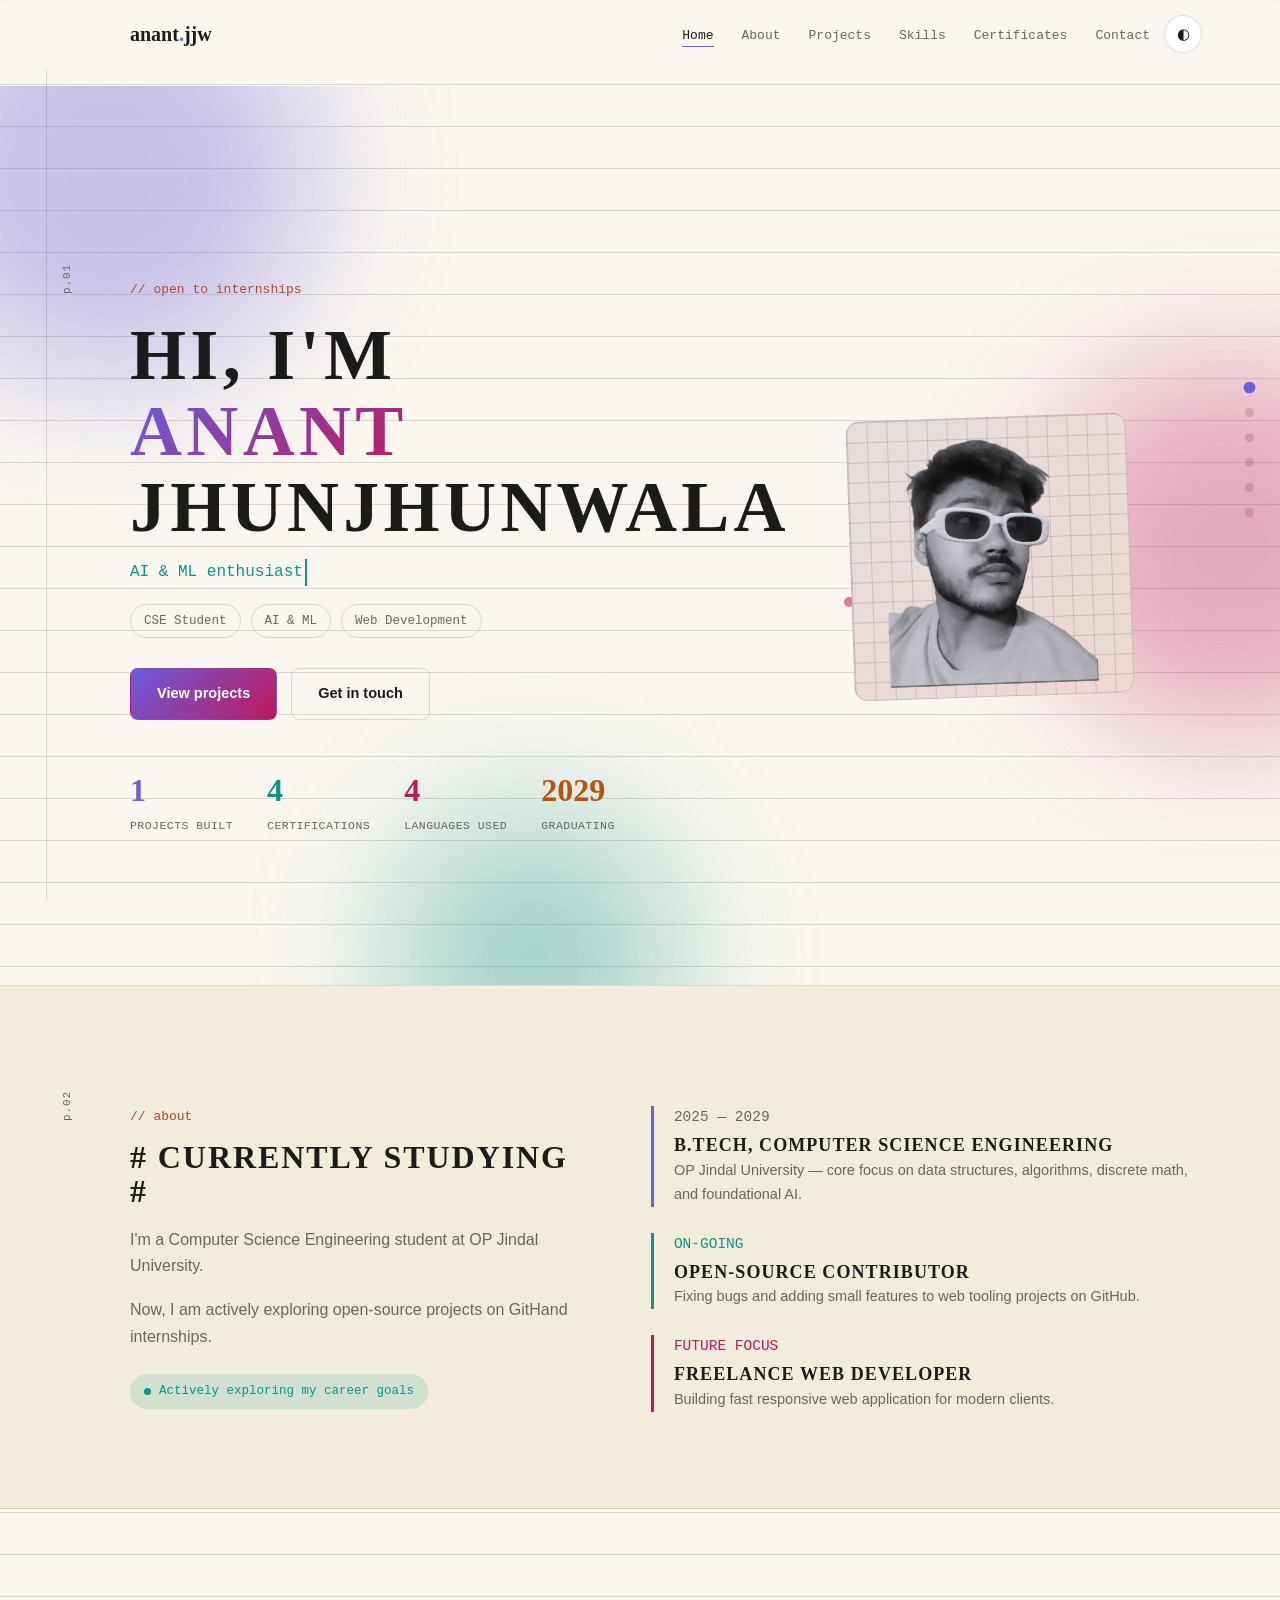
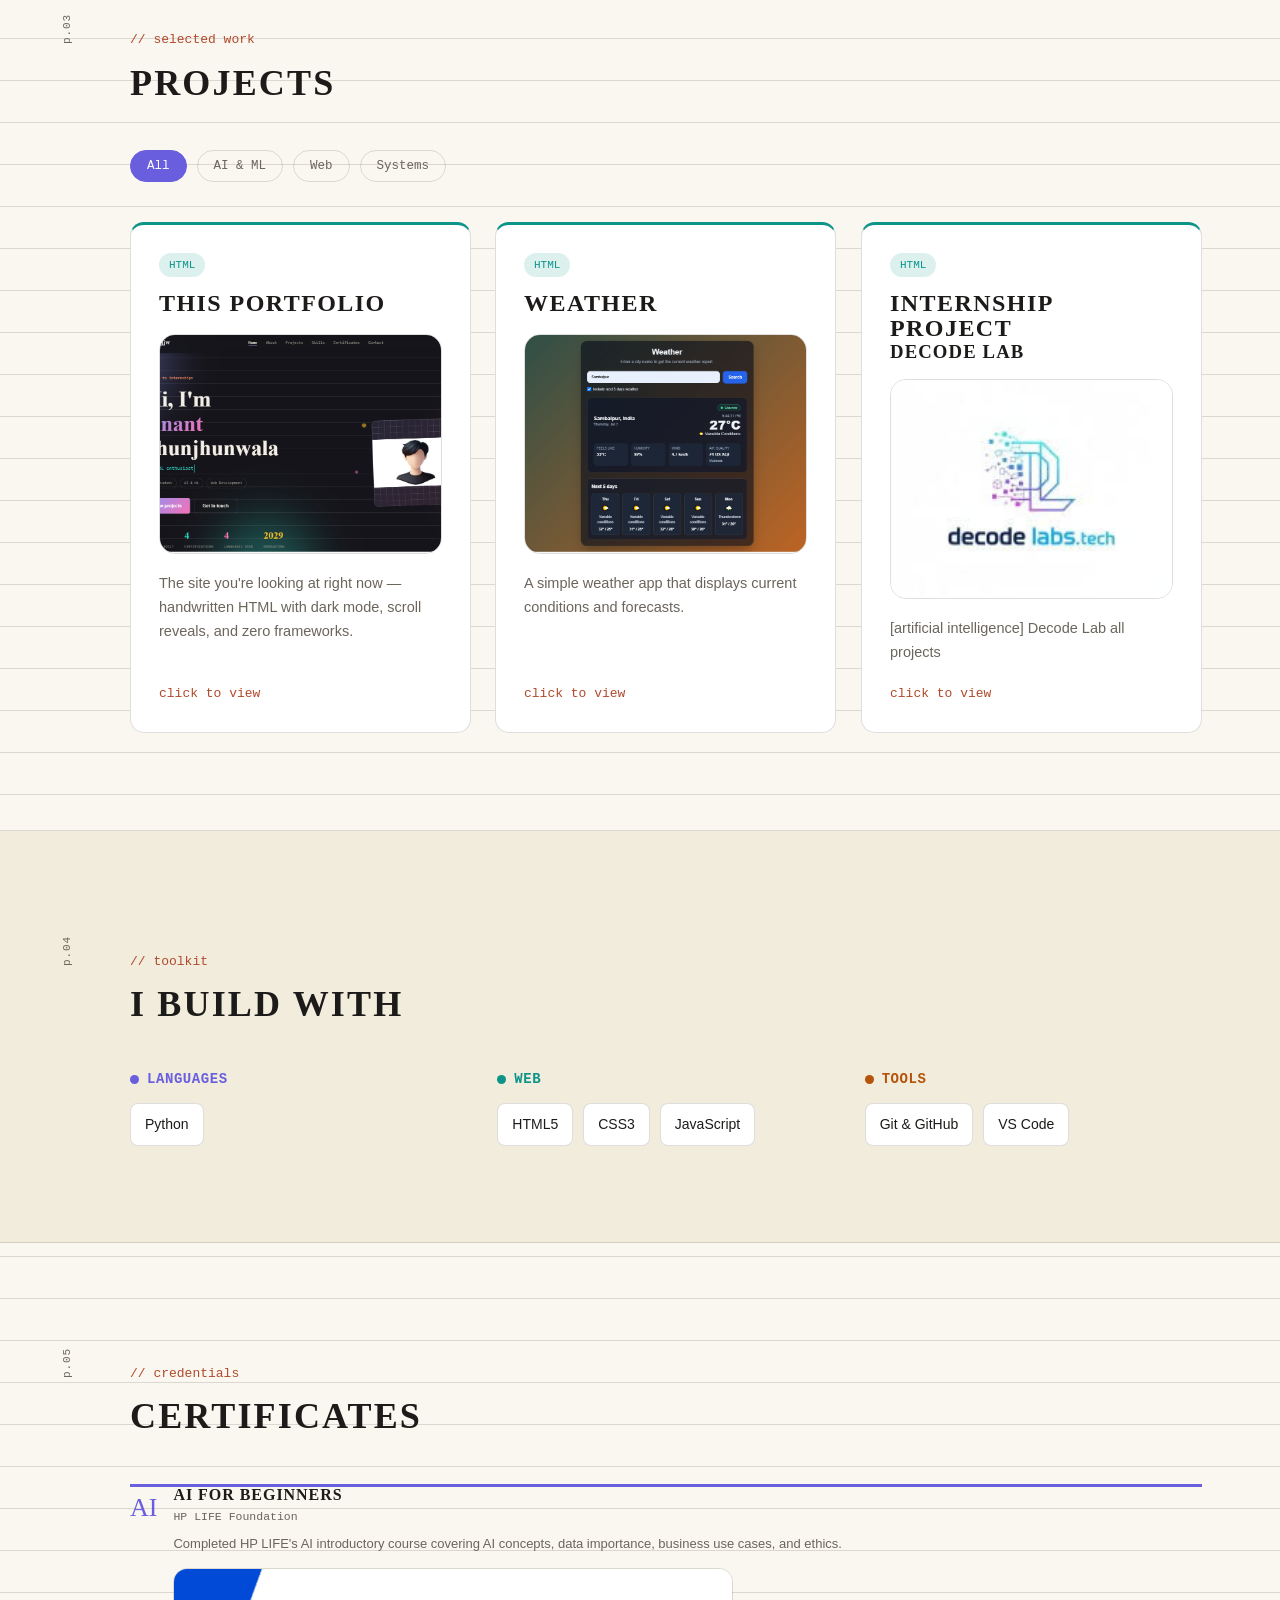
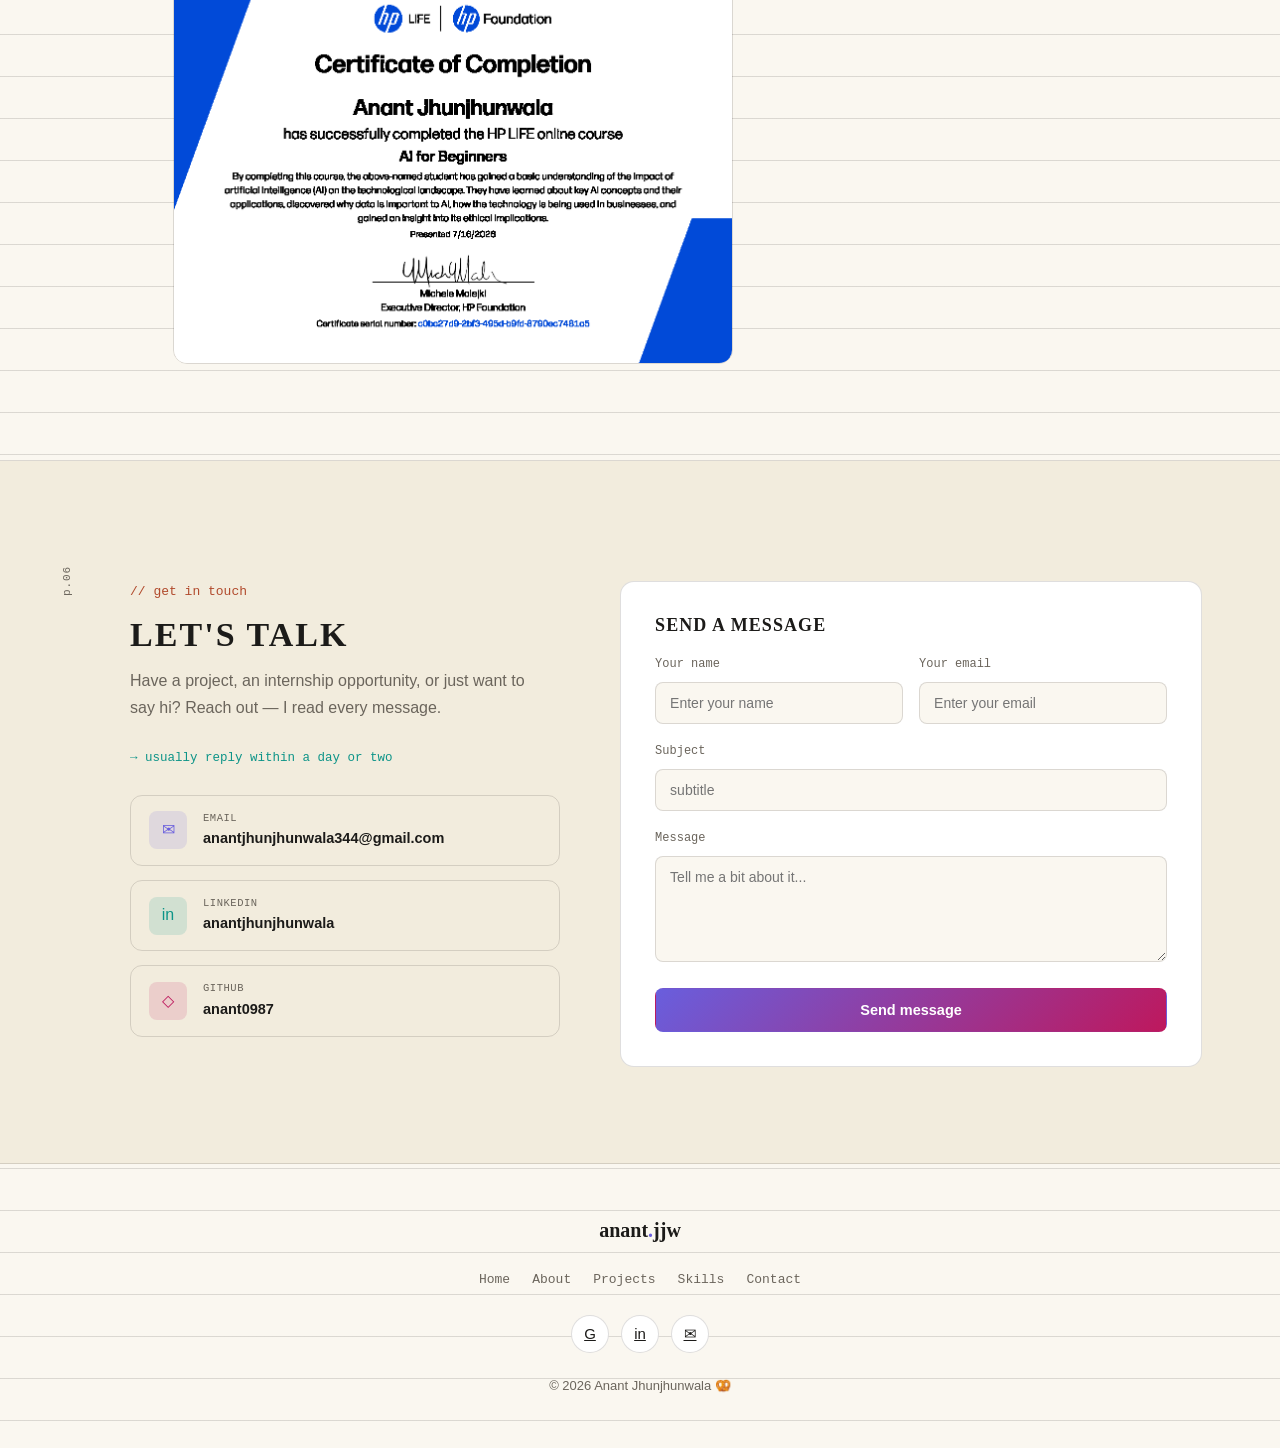
<file: index.html>
<!DOCTYPE html>
<html lang="en">
<head>
<meta charset="UTF-8">
<meta name="viewport" content="width=device-width, initial-scale=1.0">
<title>Anant Jhunjhunwala — CSE Student</title>
<meta name="description" content="Portfolio of Anant Jhunjhunwala, a Computer Science Engineering student.">
<link rel="stylesheet" href="style.css">
<link rel="icon" href="image/favicon.png" type="image/png">
</head>
<body>

<div id="scrollBar"></div>
<div class="margin-rule" aria-hidden="true"></div>
<div class="toast" id="toast"></div>

<nav class="dot-nav" id="dotNav">
  <a href="#home" data-id="home"><span>Home</span></a>
  <a href="#about" data-id="about"><span>About</span></a>
  <a href="#projects" data-id="projects"><span>Projects</span></a>
  <a href="#skills" data-id="skills"><span>Skills</span></a>
  <a href="#certificates" data-id="certificates"><span>Certificates</span></a>
  <a href="#contact" data-id="contact"><span>Contact</span></a>
</nav>

<header id="siteHeader">
  <div class="wrap">
    <nav>
      <a href="#home" class="logo">anant<span>.</span>jjw</a>
      <div class="nav-right">
        <ul class="nav-links" id="navLinks">
          <li><a href="#home" class="active">Home</a></li>
          <li><a href="#about">About</a></li>
          <li><a href="#projects">Projects</a></li>
          <li><a href="#skills">Skills</a></li>
          <li><a href="#certificates">Certificates</a></li>
          <li><a href="#contact">Contact</a></li>
        </ul>
        <button class="icon-btn" id="themeToggle" title="Toggle dark mode" aria-label="Toggle dark mode">◐</button>
        <button class="icon-btn menu-toggle" id="menuToggle" title="Menu" aria-label="Open menu">☰</button>
      </div>
    </nav>
  </div>
</header>
<main></main>
<section class="hero" id="home">
  <div class="hero-blob blob-a"></div>
  <div class="hero-blob blob-b"></div>
  <div class="hero-blob blob-c"></div>
  <div class="wrap">
    <span class="page-num mono">p.01</span>
    <div class="hero-grid">
      <div class="reveal in">
        <span class="eyebrow mono">// open to internships</span>
        <h1>Hi, I'm<br><em>Anant</em> Jhunjhunwala</h1>
        <span class="typewriter mono" id="typewriter"></span>
        <div class="tag-row">
          <span class="tag">CSE Student</span>
          <span class="tag">AI &amp; ML</span>
          <span class="tag">Web Development</span>
        </div>
        <div class="btn-row">
          <a href="#projects" class="btn btn-primary">View projects</a>
          <a href="#contact" class="btn btn-ghost">Get in touch</a>
        </div>
        <div class="stats-strip">
          <div class="stat"><div class="num" data-count="1">0</div><div class="label">Projects built</div></div>
          <div class="stat"><div class="num c2" data-count="4">0</div><div class="label">Certifications</div></div>
          <div class="stat"><div class="num c3" data-count="4">0</div><div class="label">Languages used</div></div>
          <div class="stat"><div class="num c4" data-count="2029">0</div><div class="label">Graduating</div></div>
        </div>
      </div>
      <div class="avatar-wrap reveal in">
        <div class="dot-deco dd1"></div>
        <div class="dot-deco dd2"></div>
        <div class="dot-deco dd3"></div>
        <div class="avatar"><img src="image/myphoto.png" alt="Anant Jhunjhunwala"></div>
      </div>
    </div>
  </div>
</section>

<section id="about">
  <div class="wrap">
    <span class="page-num mono">p.02</span>
    <div class="about-grid">
      <div class="about-text reveal">
        <span class="eyebrow mono">// about</span>
        <h2 style="font-size:32px; margin-bottom:18px;"># CURRENTLY STUDYING #</h2>
        <p>I'm a Computer Science Engineering student at OP Jindal University.</p>
        <p>Now, I am actively exploring open-source projects on GitHand internships.</p>
        <span class="now-badge">Actively exploring my career goals</span>
      </div>
      <div class="entry-list reveal">
        <div class="entry">
          <p class="entry-period mono">2025 — 2029</p>
          <h4>B.Tech, Computer Science Engineering</h4>
          <p>OP Jindal University — core focus on data structures, algorithms, discrete math, and foundational AI.</p>
        </div>
        <div class="entry">
          <p class="entry-period mono">ON-GOING</p>
          <h4>Open-source contributor</h4>
          <p>Fixing bugs and adding small features to web tooling projects on GitHub.</p>
        </div>
        <div class="entry">
          <p class="entry-period mono">FUTURE FOCUS</p>
          <h4>Freelance web developer</h4>
          <p>Building fast responsive web application for modern clients.</p>
        </div>
      </div>
    </div>
  </div>
</section>

<section id="projects">
  <div class="wrap">
    <span class="page-num mono">p.03</span>
    <div class="section-head reveal">
      <span class="eyebrow mono">// selected work</span>
      <h2>PROJECTS</h2>
    </div>

    <div class="filter-row reveal">
      <button class="filter-btn active" data-filter="all">All</button>
      <button class="filter-btn" data-filter="ai">AI &amp; ML</button>
      <button class="filter-btn" data-filter="web">Web</button>
      <button class="filter-btn" data-filter="systems">Systems</button>
    </div>

    <div class="project-grid" id="projectGrid">

      <div class="card reveal tilt" data-category="web">
        <div class="card-tags"><span class="card-tag">HTML</span></div>
        <h2>This Portfolio</h2>
        <img src="image/preview.png" alt="Portfolio screenshot" class="card-img">
        <p>The site you're looking at right now — handwritten HTML with dark mode, scroll reveals, and zero frameworks.</p>
        <a href="https://anant0987.github.io/portfolio/ " target="_blank" class="card-link">click to view </a>
      </div>
      <div class="card reveal tilt" data-category="web">
        <div class="card-tags"><span class="card-tag">HTML</span></div>
        <h2>Weather</h2>
        <img src="image/Weather.png" alt="Weather app screenshot" class="card-img">
        <p>A simple weather app that displays current conditions and forecasts.</p>
        <a href="https://anant0987.github.io/weather/ " target="_blank" class="card-link">click to view</a>
      </div>
      <div class="card reveal tilt" data-category="web">
        <div class="card-tags"><span class="card-tag">HTML</span></div>
        <h2>INTERNSHIP PROJECT</h2>
        <h3>Decode Lab</h3>
        <img src="image/decodelab-image.jpg" alt="Internship project screenshot" class="card-img">
        <p>[artificial intelligence] Decode Lab all projects</p>
        <a href="internship.html" target="_blank" class="card-link">click to view</a>
      </div>

    </div>
  </div>
</section>

<section id="skills">
  <div class="wrap">
    <span class="page-num mono">p.04</span>
    <div class="section-head reveal">
      <span class="eyebrow mono">// toolkit</span>
      <h2>I BUILD WITH</h2>
    </div>

    <div class="skills-grid reveal">
      <div class="skill-group c1">
        <h4>Languages</h4>
        <div class="pill-list">
          <span class="pill" data-tip="Daily driver">Python</span>
        </div>
      </div>
      <div class="skill-group c2">
        <h4>Web</h4>
        <div class="pill-list">
          <span class="pill" data-tip="Semantic markup">HTML5</span>
          <span class="pill" data-tip="Styling &amp; layout">CSS3</span>
          <span class="pill" data-tip="Dynamic behavior">JavaScript</span>
        </div>
      </div>
      <div class="skill-group c4">
        <h4>Tools</h4>
        <div class="pill-list">
          <span class="pill" data-tip="Branching, PRs, merges">Git &amp; GitHub</span>
          <span class="pill" data-tip="Where the code happens">VS Code</span>
        </div>
      </div>
    </div>
  </div>
</section>

<section id="certificates">
  <div class="wrap">
    <span class="page-num mono">p.05</span>
    <div class="section-head reveal">
      <span class="eyebrow mono">// credentials</span>
      <h2>CERTIFICATES </h2>
    </div>

    <div class="cert-grid reveal">
      <div class="cert-card">
        <div class="cert-mark">AI</div>
        <div class="cert-content">
          <h4>AI for Beginners</h4>
          <p class="issuer">HP LIFE Foundation</p>
          <p class="desc">Completed HP LIFE's AI introductory course covering AI concepts, data importance, business use cases, and ethics.</p>
          <img src="image/certificate-1.png" alt="AI for Beginners certificate" class="cert-thumb">
        </div>
      </div>
    </div>
  </div>
</section>

<section id="contact">
  <div class="wrap">
    <span class="page-num mono">p.06</span>
    <div class="contact-grid">
      <div class="reveal">
        <span class="eyebrow mono">// get in touch</span>
        <h2>Let's talk</h2>
        <p>Have a project, an internship opportunity, or just want to say hi? Reach out — I read every message.</p>
        <span class="reply-note">→ usually reply within a day or two</span>
        <div class="contact-list">
          <a href="mailto:anantjhunjhunwala344@gmail.com" class="contact-pill">
            <div class="pill-icon">✉</div>
            <div class="pill-text"><p>Email</p><p>anantjhunjhunwala344@gmail.com</p></div>
          </a>
          <a href="https://linkedin.com/in/anantjhunjhunwala" target="_blank" class="contact-pill">
            <div class="pill-icon">in</div>
            <div class="pill-text"><p>LinkedIn</p><p>anantjhunjhunwala</p></div>
          </a>
          <a href="https://github.com/anant0987" target="_blank" class="contact-pill">
            <div class="pill-icon">◇</div>
            <div class="pill-text"><p>GitHub</p><p>anant0987</p></div>
          </a>
        </div>
      </div>

      <div class="form-card reveal">
        <h4 style="margin-bottom:20px; font-size:18px;">Send a message</h4>
        <form action="https://formspree.io/f/mvzjbgaj" method="POST">
          <div class="form-row">
            <div class="field"><label for="fName">Your name</label><input id="fName" name="name" required placeholder="Enter your name"></div>
            <div class="field"><label for="fEmail">Your email</label><input id="fEmail" name="email" type="email" required placeholder="Enter your email"></div>
          </div>
          <div class="field"><label for="fSubject">Subject</label><input id="fSubject" name="subject" required placeholder="subtitle"></div>
          <div class="field"><label for="fBody">Message</label><textarea id="fBody" name="message" rows="5" required placeholder="Tell me a bit about it..."></textarea></div>
          <button type="submit" class="btn btn-primary" style="width:100%; justify-content:center;">Send message</button>
        </form>
      </div>
    </div>
  </div>
</section>
</main>

<footer>
  <div class="wrap" style="padding-left:28px;">
    <a href="#home" class="logo">anant<span>.</span>jjw</a>
    <ul class="footer-links">
      <li><a href="#home">Home</a></li>
      <li><a href="#about">About</a></li>
      <li><a href="#projects">Projects</a></li>
      <li><a href="#skills">Skills</a></li>
      <li><a href="#contact">Contact</a></li>
    </ul>
    <div class="footer-socials">
      <a href="https://github.com/anant0987" target="_blank" class="icon-btn" title="GitHub">G</a>
      <a href="https://linkedin.com/in/anantjhunjhunwala" target="_blank" class="icon-btn" title="LinkedIn">in</a>
      <a href="mailto:anantjhunjhunwala344@gmail.com" class="icon-btn" title="Email">✉</a>
    </div>
    <p class="footer-note">© 2026 Anant Jhunjhunwala 🥨</p>
  </div>
</footer>

<button id="backToTop" aria-label="Back to top">⬆</button>

<script src="script.js"></script>
</body>
</html>
</file>
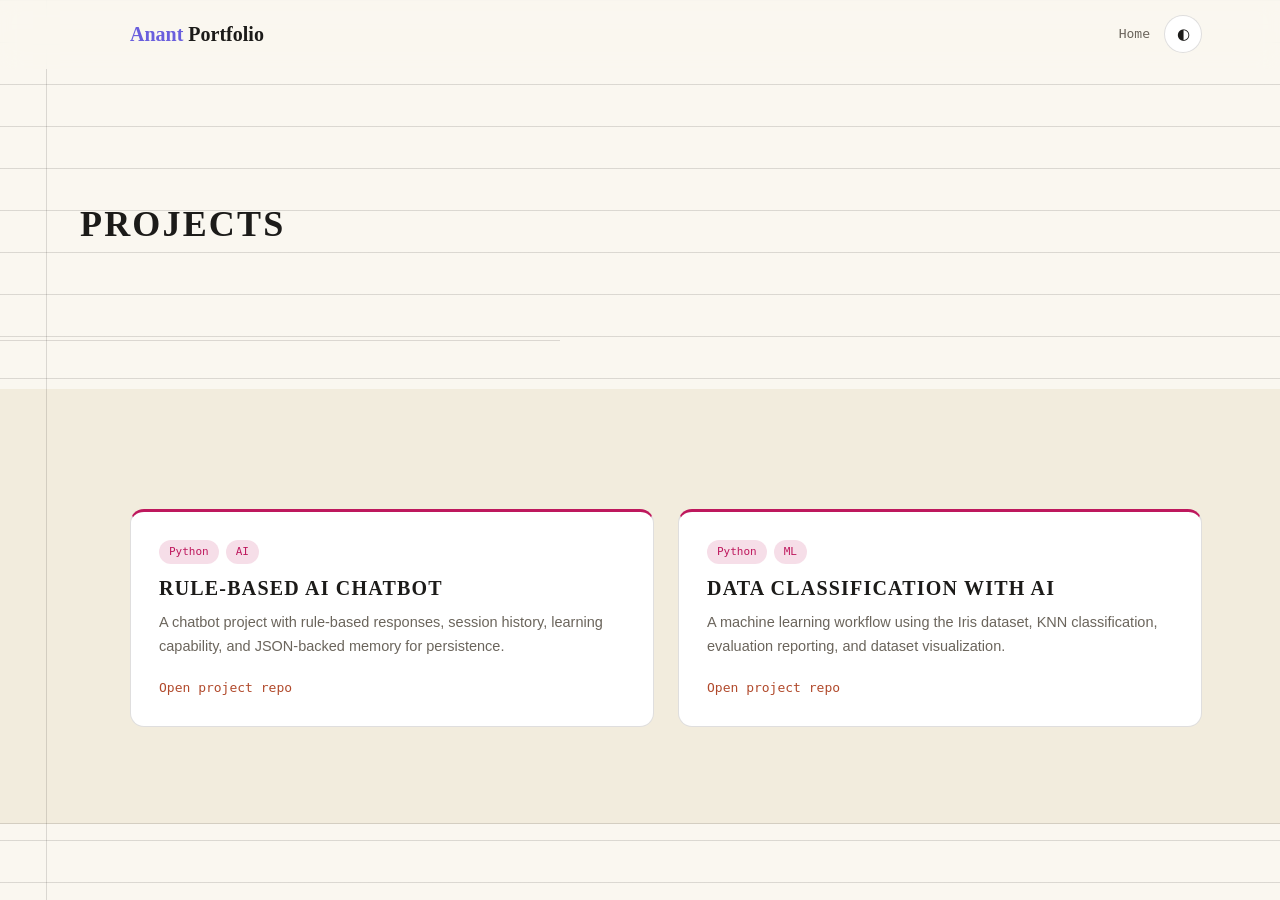
<file: internship.html>
<!DOCTYPE html>
<html lang="en">
<head>
  <meta charset="UTF-8">
  <meta name="viewport" content="width=device-width, initial-scale=1.0">
  <title>Internship Projects</title>
  <link rel="stylesheet" href="style.css">
  <link rel="icon" href="image/favicon.png" type="image/png">
</head>
<body>
  <div id="scrollBar"></div>
  <div class="margin-rule" aria-hidden="true"></div>

  <header id="siteHeader">
    <div class="wrap">
      <a href="index.html" class="logo"><span>Anant</span> Portfolio</a>
      <div class="nav-right">
        <button id="menuToggle" class="menu-toggle icon-btn" aria-label="Toggle navigation">☰</button>
        <nav class="nav-links" id="navLinks">
          <a href="index.html">Home</a>
        </nav>
        <button id="themeToggle" class="icon-btn" aria-label="Toggle theme">◐</button>
      </div>
    </div>
  </header>
  <main>
    <section class="section-head">
      <div class="wrap">
        <h2>Projects</h2>
      </div>
    </section>
    <section id="projects" class="section">
      <div class="wrap">
        <div class="project-grid" id="projectGrid">
          <article class="card reveal tilt" data-category="ai">
            <div class="card-tags"><span class="card-tag">Python</span><span class="card-tag">AI</span></div>
            <h4>Rule-Based AI Chatbot</h4>
            <p>A chatbot project with rule-based responses, session history, learning capability, and JSON-backed memory for persistence.</p>
            <a href="https://github.com/anant0987/Anant-Task1-decodelab" target="_blank" rel="noreferrer" class="card-link">Open project repo</a>
          </article>

          <article class="card reveal tilt" data-category="ai">
            <div class="card-tags"><span class="card-tag">Python</span><span class="card-tag">ML</span></div>
            <h4>Data Classification with AI</h4>
            <p>A machine learning workflow using the Iris dataset, KNN classification, evaluation reporting, and dataset visualization.</p>
            <a href="https://github.com/anant0987/Anant-task2-decodelab" target="_blank" rel="noreferrer" class="card-link">Open project repo</a>
          </article>
        </div>
      </div>
    </section>
  </main>

  <button id="backToTop" class="icon-btn" aria-label="Back to top">↑</button>
  <div id="toast" aria-live="polite"></div>

  <script src="script.js"></script>
</body>
</html>
</file>
<file: style.css>
:root{
  --bg: #FAF7F0;
  --bg-alt: #F2ECDD;
  --ink: #1C1B19;
  --ink-soft: #6B655C;
  --accent: #695edd;
  --accent-soft: color-mix(in srgb, var(--accent) 14%, transparent);
  --accent-2: #0D9488;
  --accent-2-soft: color-mix(in srgb, var(--accent-2) 14%, transparent);
  --accent-3: #BE185D;
  --accent-3-soft: color-mix(in srgb, var(--accent-3) 14%, transparent);
  --accent-4: #B45309;
  --accent-4-soft: color-mix(in srgb, var(--accent-4) 14%, transparent);
  --mark: #B14A2C;
  --line: rgba(28,27,25,0.14);
  --card: #FFFFFF;
  --radius: 14px;
  --maxw: 1180px;
}

[data-theme="dark"]{
  --bg: #15141A;
  --bg-alt: #1C1A22;
  --ink: #F3EFE6;
  --ink-soft: #9C968A;
  --accent: #8C93F5;
  --accent-2: #2DD4BF;
  --accent-3: #F472B6;
  --accent-4: #FBBF24;
  --mark: #FF8A63;
  --line: rgba(243,239,230,0.14);
  --card: #1B1A20;
}

*{ margin:0; padding:0; box-sizing:border-box; }
html{ scroll-behavior:smooth; }

body{
  background:
    linear-gradient(var(--line) 1px, transparent 1px) 0 0 / 100% 42px,
    var(--bg);
  color:var(--ink);
  font-family:'IBM Plex Sans', sans-serif;
  line-height:1.65;
  transition:background-color .35s, color .35s;
  overflow-x:hidden;
}

main{ padding-top:86px; }

::selection{ background:var(--accent); color:#fff; }

h1,h2,h3,h4{ font-family:'Bebas Neue','Black Han Sans','Fraunces', serif; font-weight:700; letter-spacing:0.06em; text-transform:uppercase; line-height:1.05; }
.mono{ font-family:'IBM Plex Mono', monospace; }
a{ color:inherit; }
img{ max-width:100%; display:block; }

.wrap{ max-width:var(--maxw); margin:0 auto; padding:0 28px 0 80px; position:relative; }

#scrollBar{
  position:fixed; top:0; left:0; height:3px; width:0%;
  background:linear-gradient(90deg, var(--accent-3), var(--accent), var(--accent-2));
  z-index:1200;
  transition:width .1s linear;
}

.margin-rule{ position:fixed; top:0; bottom:0; left:46px; width:1px; background:var(--line); z-index:5; pointer-events:none; }
.page-num{ position:absolute; left:8px; transform:translateY(-50%) rotate(180deg); writing-mode:vertical-rl; font-size:11px; letter-spacing:0.08em; color:var(--ink-soft); }

.dot-nav{ position:fixed; right:26px; top:50%; transform:translateY(-50%); display:flex; flex-direction:column; gap:16px; z-index:900; }
.dot-nav a{ width:9px; height:9px; border-radius:50%; background:var(--line); position:relative; transition:background .25s, transform .25s; display:block; }
.dot-nav a:hover, .dot-nav a.active{ background:var(--accent); transform:scale(1.3); }
.dot-nav a span{ position:absolute; right:20px; top:50%; transform:translateY(-50%); font-family:'IBM Plex Mono', monospace; font-size:11px; background:var(--ink); color:var(--bg); padding:4px 9px; border-radius:5px; white-space:nowrap; opacity:0; pointer-events:none; transition:opacity .2s; }
.dot-nav a:hover span{ opacity:1; }

@media (max-width:1100px){ .dot-nav{ display:none; } }
@media (max-width:860px){ 
  .margin-rule{ display:none; } 
  .wrap{ padding:0 22px; } 
  header .wrap{ padding:0 16px; }
  nav{ height:auto; }
}
@media (max-width:480px){
  header .wrap{ padding:0 12px; }
  .logo{ font-size:16px; }
  nav{ gap:8px; }
  .nav-right{ gap:8px; }
  .icon-btn{ width:34px; height:34px; font-size:13px; }
}

section:nth-of-type(even){ background:var(--bg-alt); }

header{ position:fixed; top:0; left:0; right:0; z-index:1000; background:color-mix(in srgb, var(--bg) 88%, transparent); backdrop-filter:blur(10px); border-bottom:1px solid transparent; transition:border-color .3s, background .3s; }
header.scrolled{ border-color:var(--line); }
header .wrap{ display:flex; align-items:center; height:68px; }
header .wrap > nav{ display:flex; align-items:center; justify-content:space-between; width:100%; }
.logo{ font-family:'Fraunces', serif; font-weight:600; font-size:20px; text-decoration:none; color:var(--ink); white-space:nowrap; }
.logo span{ color:var(--accent); }
.nav-links{ display:flex; gap:28px; list-style:none; align-items:center; }
.nav-links li{ list-style:none; }
.nav-links a{ font-family:'IBM Plex Mono', monospace; font-size:13px; text-decoration:none; color:var(--ink-soft); position:relative; padding:4px 0; transition:color .2s; white-space:nowrap; }
.nav-links a::after{ content:''; position:absolute; left:0; bottom:0; width:0; height:1px; background:var(--accent); transition:width .25s; }
.nav-links a:hover, .nav-links a.active{ color:var(--ink); }
.nav-links a:hover::after, .nav-links a.active::after{ width:100%; }
.nav-right{ display:flex; align-items:center; gap:14px; margin-left:auto; }
.icon-btn{ width:38px; height:38px; border-radius:50%; border:1px solid var(--line); background:var(--card); color:var(--ink); display:flex; align-items:center; justify-content:center; cursor:pointer; font-size:15px; transition:transform .2s, border-color .2s; }
.icon-btn:hover{ border-color:var(--accent); transform:translateY(-2px); }
.menu-toggle{ display:none; z-index:1001; }

@media (max-width:860px){
  .nav-links{ display:none; position:fixed; top:68px; left:0; right:0; flex-direction:column; background:var(--bg); border-bottom:1px solid var(--line); padding:18px 22px; gap:18px; z-index:999; width:100%; max-height:calc(100vh - 68px); overflow-y:auto; }
  .nav-links.open{ display:flex; }
  .menu-toggle{ display:flex; }
  .nav-links a{ font-size:14px; padding:8px 0; }
}

.btn{ display:inline-flex; align-items:center; gap:8px; padding:13px 26px; border-radius:8px; font-weight:600; font-size:14.5px; text-decoration:none; cursor:pointer; border:1px solid transparent; transition:transform .2s, box-shadow .2s, background .2s; }
.btn-primary{ background:linear-gradient(135deg, var(--accent), var(--accent-3)); color:#fff; }
.btn-primary:hover{ transform:translateY(-2px); box-shadow:0 10px 24px var(--accent-soft); }
.btn-ghost{ border-color:var(--line); color:var(--ink); background:transparent; }
.btn-ghost:hover{ border-color:var(--accent); transform:translateY(-2px); }

.eyebrow{ font-family:'IBM Plex Mono', monospace; font-size:13px; color:var(--mark); margin-bottom:14px; display:block; }
section{ padding:120px 0 96px; border-bottom:1px solid var(--line); position:relative; overflow:hidden; }
.section-head{ max-width:560px; margin-bottom:48px; }
.section-head h2{ font-size:36px; }

.hero{ min-height:100vh; display:flex; align-items:center; padding-top:140px; border-bottom:1px solid var(--line); }
.hero-blob{ position:absolute; border-radius:50%; filter:blur(70px); opacity:.35; z-index:0; animation:drift 18s ease-in-out infinite; }
.blob-a{ width:420px; height:420px; background:var(--accent); top:-120px; left:-100px; }
.blob-b{ width:380px; height:380px; background:var(--accent-3); top:30%; right:-140px; animation-delay:-6s; }
.blob-c{ width:300px; height:300px; background:var(--accent-2); bottom:-120px; left:30%; animation-delay:-11s; }
@keyframes drift{ 0%,100%{ transform:translate(0,0) scale(1); } 50%{ transform:translate(30px,-20px) scale(1.08); } }

.hero-grid{ display:grid; grid-template-columns:1.25fr 0.75fr; gap:60px; align-items:center; position:relative; z-index:2; }
.hero h1{ font-size:clamp(44px, 6vw, 72px); margin:18px 0 14px; }
.hero h1 em{ font-style:normal; background:linear-gradient(135deg, var(--accent), var(--accent-3)); background-clip:text; -webkit-background-clip:text; -webkit-text-fill-color:transparent; }
.typewriter{ font-family:'IBM Plex Mono', monospace; font-size:16px; color:var(--accent-2); margin-bottom:18px; min-height:22px; display:block; }
.typewriter .cursor{ display:inline-block; width:2px; background:var(--accent-2); margin-left:2px; animation:blink 1s step-end infinite; }
@keyframes blink{ 50%{ opacity:0; } }
.hero-sub{ font-size:18px; color:var(--ink-soft); max-width:480px; margin-bottom:28px; }
.tag-row{ display:flex; gap:10px; flex-wrap:wrap; margin-bottom:30px; }
.tag{ font-family:'IBM Plex Mono', monospace; font-size:12.5px; border:1px solid var(--line); padding:6px 13px; border-radius:30px; color:var(--ink-soft); }
.btn-row{ display:flex; gap:14px; flex-wrap:wrap; margin-bottom:44px; }

.stats-strip{ display:flex; gap:34px; flex-wrap:wrap; }
.stat .num{ font-family:'Fraunces', serif; font-size:32px; font-weight:700; color:var(--accent); }
.stat .num.c2{ color:var(--accent-2); }
.stat .num.c3{ color:var(--accent-3); }
.stat .num.c4{ color:var(--accent-4); }
.stat .label{ font-family:'IBM Plex Mono', monospace; font-size:11.5px; color:var(--ink-soft); text-transform:uppercase; letter-spacing:.04em; }

.avatar-wrap{ display:flex; justify-content:center; position:relative; z-index:2; }
.avatar{
  width:280px; height:280px; border-radius:14px; border:1px solid var(--line);
  background:
    linear-gradient(var(--line) 1px, transparent 1px) 0 0/ 100% 20px,
    linear-gradient(90deg, var(--line) 1px, transparent 1px) 0 0/ 20px 100%,
    linear-gradient(135deg, color-mix(in srgb, var(--accent) 10%, var(--bg-alt)), color-mix(in srgb, var(--accent-3) 10%, var(--bg-alt)));
  display:flex; align-items:center; justify-content:center;
  transform:rotate(-2deg); transition:transform .3s ease;
}
.avatar:hover{ transform:rotate(0deg) translateY(-4px); }
.avatar span{ font-family:'Fraunces', serif; font-size:84px; font-weight:600; background:linear-gradient(135deg, var(--accent), var(--accent-3)); background-clip:text; -webkit-background-clip:text; -webkit-text-fill-color:transparent; }
.dot-deco{ position:absolute; border-radius:50%; opacity:.55; animation:floatY 5s ease-in-out infinite; }
.dd1{ width:14px; height:14px; background:var(--accent-4); top:8%; left:4%; }
.dd2{ width:20px; height:20px; background:var(--accent-2); bottom:10%; right:2%; animation-delay:-2s; }
.dd3{ width:10px; height:10px; background:var(--accent-3); top:64%; left:-2%; animation-delay:-1s; }
@keyframes floatY{ 0%,100%{ transform:translateY(0); } 50%{ transform:translateY(-12px); } }

@media (max-width:980px){
  .hero-grid{ grid-template-columns:1fr; text-align:center; }
  .hero-sub{ margin-left:auto; margin-right:auto; }
  .tag-row, .btn-row, .stats-strip{ justify-content:center; }
  .avatar-wrap{ order:-1; margin-bottom:10px; }
}

.about-grid{ display:grid; grid-template-columns:0.9fr 1.1fr; gap:70px; position:relative; z-index:2; }
.about-text p{ color:var(--ink-soft); margin-bottom:18px; max-width:480px; }
.now-badge{ display:inline-flex; align-items:center; gap:8px; font-family:'IBM Plex Mono', monospace; font-size:12.5px; color:var(--accent-2); background:var(--accent-2-soft); padding:7px 14px; border-radius:30px; margin-top:6px; }
.now-badge::before{ content:''; width:7px; height:7px; border-radius:50%; background:var(--accent-2); animation:pulseDot 1.6s infinite; }
@keyframes pulseDot{ 0%,100%{ opacity:1; transform:scale(1); } 50%{ opacity:.4; transform:scale(1.3); } }

.entry-list{ display:flex; flex-direction:column; gap:26px; }
.entry{ border-left:3px solid var(--accent); padding-left:20px; }
.entry:nth-child(2){ border-left-color:var(--accent-2); }
.entry:nth-child(3){ border-left-color:var(--accent-3); }
.entry-period{ font-family:'IBM Plex Mono', monospace; font-size:12.5px; color:var(--accent); margin-bottom:6px; }
.entry:nth-child(2) .entry-period{ color:var(--accent-2); }
.entry:nth-child(3) .entry-period{ color:var(--accent-3); }
.entry h4{ font-size:18px; margin-bottom:4px; }
.entry p{ color:var(--ink-soft); font-size:14.5px; }
@media (max-width:860px){ .about-grid{ grid-template-columns:1fr; gap:46px; } }

.filter-row{ display:flex; gap:10px; flex-wrap:wrap; margin-bottom:40px; position:relative; z-index:2; }
.filter-btn{ font-family:'IBM Plex Mono', monospace; font-size:12.5px; border:1px solid var(--line); background:transparent; color:var(--ink-soft); padding:8px 16px; border-radius:30px; cursor:pointer; transition:all .2s; }
.filter-btn:hover, .filter-btn.active{ background:var(--accent); border-color:var(--accent); color:#fff; }

.project-grid{ display:grid; grid-template-columns:repeat(auto-fit, minmax(300px,1fr)); gap:24px; position:relative; z-index:2; }
.card{ background:var(--card); border:1px solid var(--line); border-top:3px solid var(--accent); border-radius:var(--radius); padding:28px; transition:transform .15s ease, border-color .25s, box-shadow .25s; display:flex; flex-direction:column; will-change:transform; }
.card[data-category="ai"]{ border-top-color:var(--accent-3); }
.card[data-category="web"]{ border-top-color:var(--accent-2); }
.card[data-category="systems"]{ border-top-color:var(--accent-4); }
.card:hover{ box-shadow:0 18px 36px rgba(0,0,0,0.10); }

.card-tags{ display:flex; gap:7px; flex-wrap:wrap; margin-bottom:14px; }
.card-tag{ font-family:'IBM Plex Mono', monospace; font-size:11px; background:var(--accent-soft); color:var(--accent); padding:3px 10px; border-radius:30px; }
.card[data-category="ai"] .card-tag{ background:var(--accent-3-soft); color:var(--accent-3); }
.card[data-category="web"] .card-tag{ background:var(--accent-2-soft); color:var(--accent-2); }
.card[data-category="systems"] .card-tag{ background:var(--accent-4-soft); color:var(--accent-4); }

.card h4{ font-size:20px; margin-bottom:12px; }
.card-img{ width:100%; height:220px; margin:18px 0; border-radius:16px; object-fit:cover; border:1px solid var(--line); }
.card p{ color:var(--ink-soft); font-size:14.5px; flex:1; margin-bottom:18px; }
.card-link{ font-family:'IBM Plex Mono', monospace; font-size:13px; color:var(--mark); text-decoration:none; display:inline-flex; align-items:center; gap:6px; }
.card-link:hover{ color:var(--accent); }
#backToTop{ position:fixed; bottom:26px; right:26px; display:none; z-index:1100; }
#backToTop.show{ display:flex; }
#toast{ opacity:0; transform:translateY(8px); transition:opacity .2s ease, transform .2s ease; }
#toast.show{ display:block; opacity:1; transform:translateY(0); }
.card-link:hover{ color:var(--accent); }

.skills-intro{ max-width:560px; color:var(--ink-soft); margin-bottom:40px; position:relative; z-index:2; }
.skills-grid{ display:grid; grid-template-columns:repeat(auto-fit, minmax(240px,1fr)); gap:30px; position:relative; z-index:2; }
.skill-group h4{ font-size:14px; font-family:'IBM Plex Mono', monospace; margin-bottom:16px; text-transform:uppercase; letter-spacing:0.04em; display:flex; align-items:center; gap:8px; }
.skill-group h4::before{ content:''; width:9px; height:9px; border-radius:50%; }
.skill-group.c1 h4{ color:var(--accent); } .skill-group.c1 h4::before{ background:var(--accent); }
.skill-group.c2 h4{ color:var(--accent-2); } .skill-group.c2 h4::before{ background:var(--accent-2); }
.skill-group.c3 h4{ color:var(--accent-3); } .skill-group.c3 h4::before{ background:var(--accent-3); }
.skill-group.c4 h4{ color:var(--accent-4); } .skill-group.c4 h4::before{ background:var(--accent-4); }
.pill-list{ display:flex; flex-wrap:wrap; gap:10px; }
.pill{ position:relative; border:1px solid var(--line); border-radius:8px; padding:9px 14px; font-size:14px; background:var(--card); cursor:default; }
.pill::after{
  content:attr(data-tip); position:absolute; bottom:calc(100% + 8px); left:50%; transform:translateX(-50%) translateY(4px);
  background:var(--ink); color:var(--bg); font-family:'IBM Plex Mono', monospace; font-size:11px; padding:6px 10px; border-radius:6px;
  white-space:nowrap; opacity:0; pointer-events:none; transition:opacity .2s, transform .2s; z-index:5;
}
.pill:hover::after{ opacity:1; transform:translateX(-50%) translateY(0); }

.cert-grid{ display:grid; grid-template-columns:repeat(auto-fit, minmax(260px,1fr)); gap:20px; position:relative; z-index:2; }
.cert-card{ display:flex; gap:16px; align-items:flex-start; border-top:3px solid var(--accent); }
.cert-card:nth-child(2){ border-top-color:var(--accent-2); }
.cert-card:nth-child(3){ border-top-color:var(--accent-3); }
.cert-card:nth-child(4){ border-top-color:var(--accent-4); }
.cert-mark{ font-family:'Fraunces', serif; font-size:26px; color:var(--accent); flex-shrink:0; }
.cert-content{ flex:1; }
@media (max-width:860px){ .cert-card{ flex-direction:column; } }
.cert-card:nth-child(2) .cert-mark{ color:var(--accent-2); }
.cert-card:nth-child(3) .cert-mark{ color:var(--accent-3); }
.cert-card:nth-child(4) .cert-mark{ color:var(--accent-4); }
.cert-card h4{ font-size:16px; margin-bottom:4px; }
.cert-card .issuer{ font-family:'IBM Plex Mono', monospace; font-size:11.5px; color:var(--ink-soft); margin-bottom:6px; }
.cert-card .desc{ font-size:13px; color:var(--ink-soft); margin-bottom:14px; }
.cert-thumb{ width:100%; max-width:560px; border-radius:14px; border:1px solid var(--line); }

.contact-grid{ display:grid; grid-template-columns:0.85fr 1.15fr; gap:60px; position:relative; z-index:2; }
.contact-grid h2{ font-size:34px; margin-bottom:16px; }
.contact-grid > div > p{ color:var(--ink-soft); margin-bottom:22px; max-width:420px; }
.reply-note{ font-family:'IBM Plex Mono', monospace; font-size:12.5px; color:var(--accent-2); margin-bottom:26px; display:inline-block; }

.contact-list{ display:flex; flex-direction:column; gap:14px; }
.contact-pill{ display:flex; align-items:center; gap:16px; border:1px solid var(--line); border-radius:12px; padding:14px 18px; text-decoration:none; color:inherit; transition:border-color .2s, transform .2s; }
.contact-pill:hover{ border-color:var(--accent); transform:translateX(4px); }
.pill-icon{ width:38px; height:38px; border-radius:8px; background:var(--accent-soft); color:var(--accent); display:flex; align-items:center; justify-content:center; flex-shrink:0; }
.contact-pill:nth-child(2) .pill-icon{ background:var(--accent-2-soft); color:var(--accent-2); }
.contact-pill:nth-child(3) .pill-icon{ background:var(--accent-3-soft); color:var(--accent-3); }
.pill-text p:first-child{ font-family:'IBM Plex Mono', monospace; font-size:10.5px; color:var(--ink-soft); text-transform:uppercase; letter-spacing:0.05em; }
.pill-text p:last-child{ font-size:14.5px; font-weight:600; }

.form-card{ background:var(--card); border:1px solid var(--line); border-radius:var(--radius); padding:34px; }
.form-row{ display:grid; grid-template-columns:1fr 1fr; gap:16px; }
.field{ margin-bottom:18px; }
.field label{ display:block; font-family:'IBM Plex Mono', monospace; font-size:12px; color:var(--ink-soft); margin-bottom:7px; }
.field input, .field textarea{ width:100%; background:var(--bg); border:1px solid var(--line); color:var(--ink); padding:12px 14px; border-radius:8px; font-family:'IBM Plex Sans', sans-serif; font-size:14px; }
.field input:focus, .field textarea:focus{ outline:none; border-color:var(--accent); box-shadow:0 0 0 3px var(--accent-soft); }
@media (max-width:900px){ .contact-grid{ grid-template-columns:1fr; } .form-row{ grid-template-columns:1fr; } }

footer{ padding:50px 0; text-align:center; position:relative; z-index:2; }
footer .logo{ display:inline-block; margin-bottom:18px; }
.footer-links{ display:flex; justify-content:center; gap:22px; list-style:none; margin-bottom:24px; flex-wrap:wrap; }
.footer-links a{ font-family:'IBM Plex Mono', monospace; font-size:13px; color:var(--ink-soft); text-decoration:none; }
.footer-links a:hover{ color:var(--accent); }
.footer-socials{ display:flex; justify-content:center; gap:12px; margin-bottom:22px; }
.footer-note{ font-size:13px; color:var(--ink-soft); }

#backToTop{
  position:fixed; bottom:26px; right:26px; width:44px; height:44px; border-radius:50%;
  background:var(--accent); color:#fff; border:none; cursor:pointer; font-size:16px;
  display:flex; align-items:center; justify-content:center; z-index:950;
  opacity:0; transform:translateY(12px); pointer-events:none;
  transition:opacity .25s, transform .25s, background .25s;
  box-shadow:0 10px 22px var(--accent-soft);
}
#backToTop.show{ opacity:1; transform:translateY(0); pointer-events:auto; }

.toast{ position:fixed; bottom:26px; left:50%; transform:translateX(-50%) translateY(120%); background:var(--ink); color:var(--bg); padding:13px 24px; border-radius:30px; font-size:13.5px; font-family:'IBM Plex Mono', monospace; z-index:1100; opacity:0; transition:transform .35s cubic-bezier(.2,.8,.2,1), opacity .35s; }
.toast.show{ transform:translateX(-50%) translateY(0); opacity:1; }

.reveal{ opacity:0; transform:translateY(18px); transition:opacity .6s ease, transform .6s ease; }
.reveal.in{ opacity:1; transform:translateY(0); }

@media (prefers-reduced-motion: reduce){ *{ transition:none !important; animation:none !important; } }

/* Mobile-friendly hero adjustments */
@media (max-width:600px){
  .hero{ padding-top:100px; padding-bottom:60px; min-height:auto; }
  .hero-blob{ display:none; }
  .hero-grid{ gap:28px; grid-template-columns:1fr; text-align:center; }
  .avatar{ width:180px; height:180px; border-radius:12px; }
  .avatar img{ width:100%; height:100%; object-fit:cover; border-radius:12px; }
  .hero h1{ font-size:clamp(32px, 8vw, 44px); margin-top:8px; }
  .tag-row{ justify-content:center; gap:8px; }
  .tag{ padding:6px 10px; font-size:12px; }
  .btn{ padding:10px 16px; font-size:14px; }
  .stats-strip{ gap:14px; justify-content:center; }
  .page-num{ display:none; }
  .wrap{ padding-left:16px; padding-right:16px; }
  .dot-nav{ display:none; }
}
</file>
